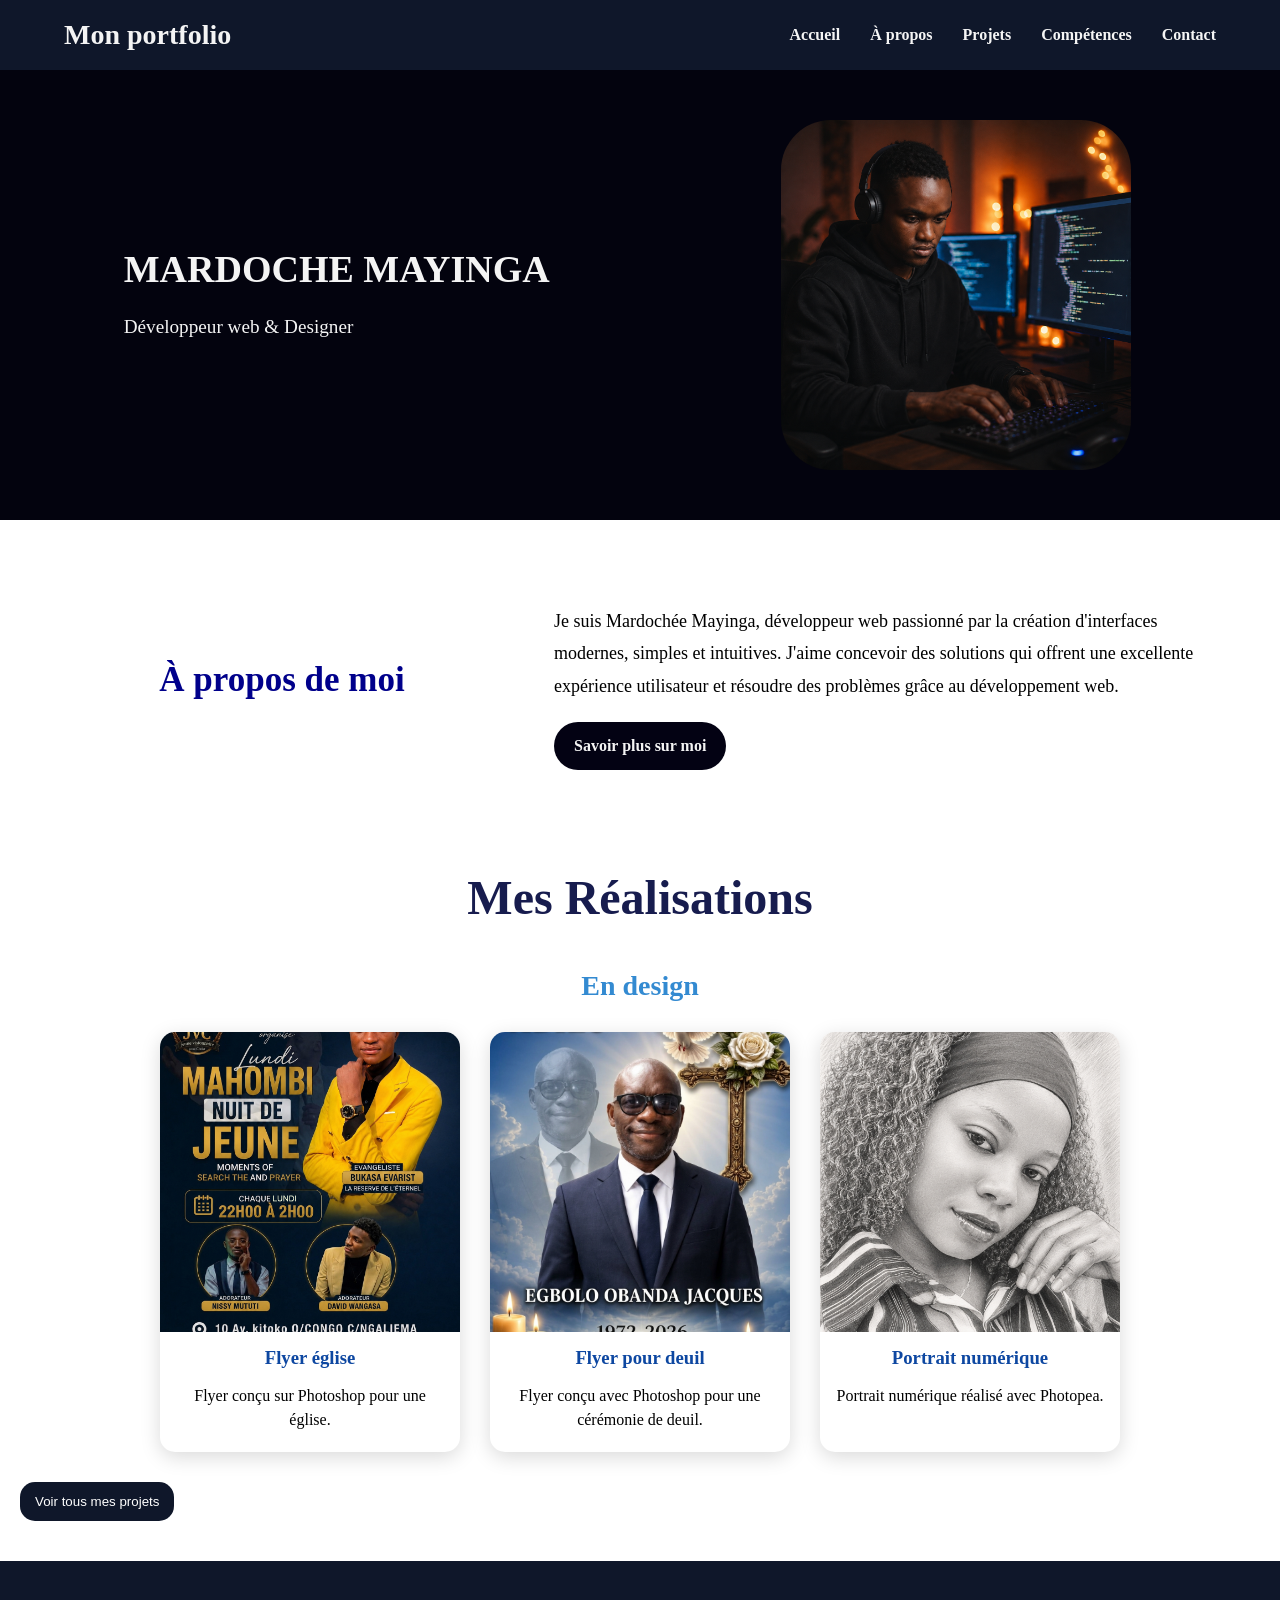
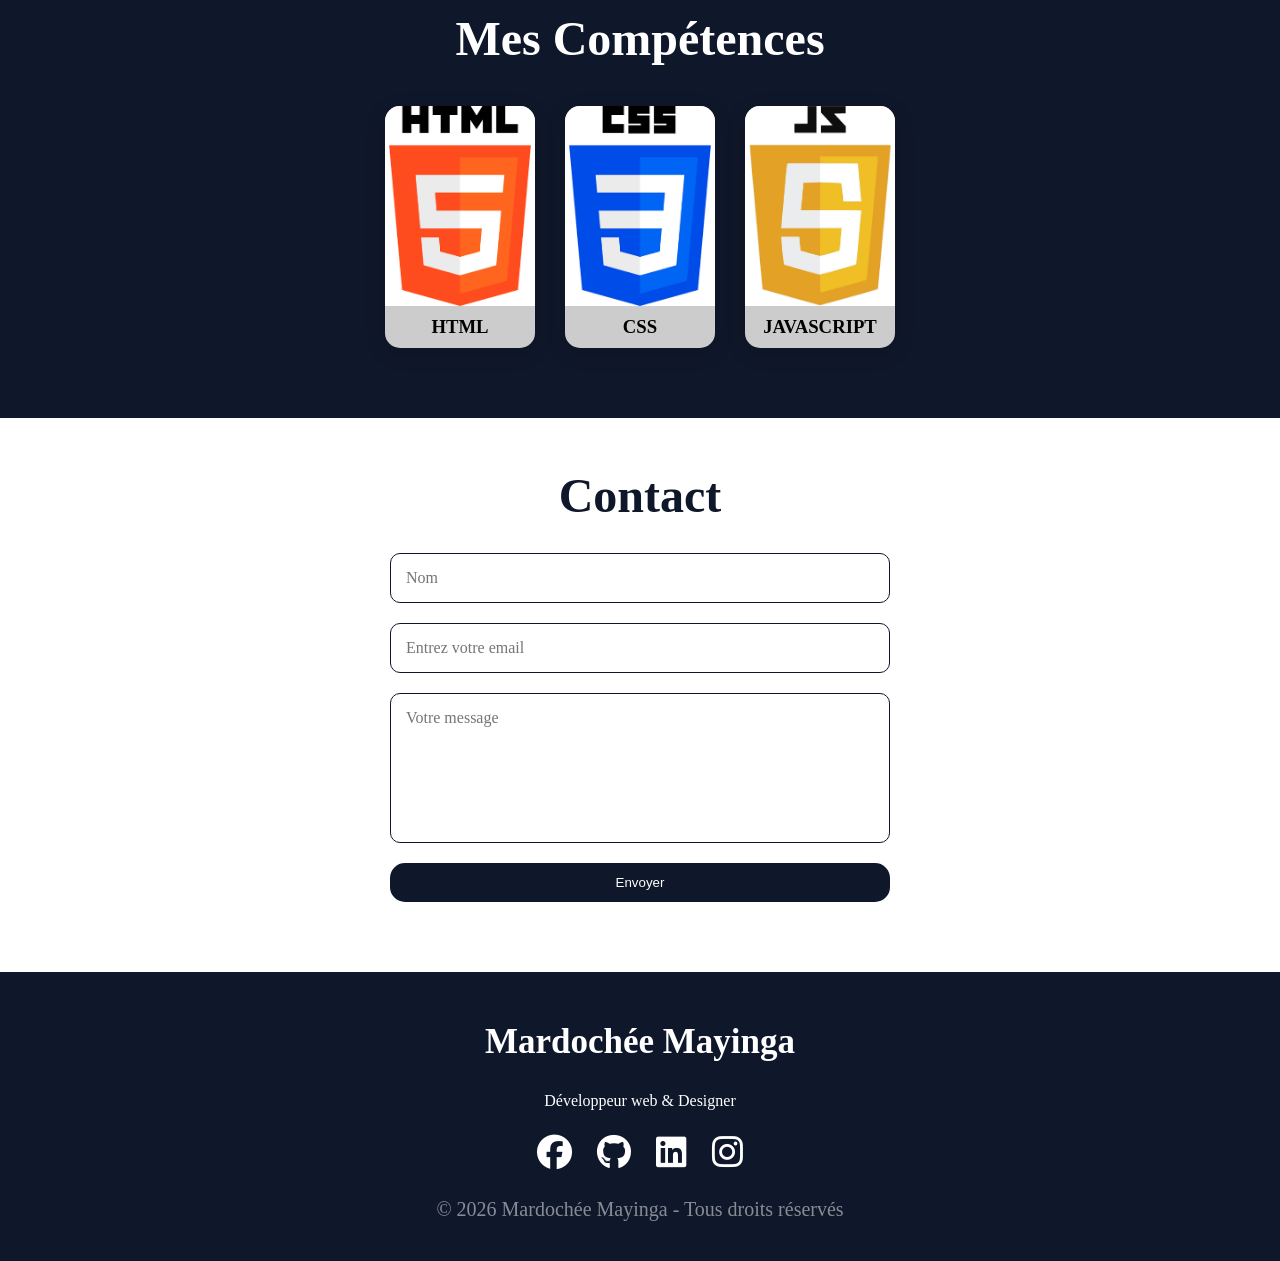
<file: index.html>
<!DOCTYPE html>
<html lang="fr">

<head>

    <meta charset="UTF-8">

    <meta name="viewport"
          content="width=device-width, initial-scale=1.0">

    <title>Mardochée Mayinga | Mon portfolio</title>

    <!-- CSS -->
    <link rel="stylesheet"href="css/style.css">

    <!-- Font Awesome -->
    <link rel="stylesheet"
          href="https://cdnjs.cloudflare.com/ajax/libs/font-awesome/6.5.2/css/all.min.css">

</head>


<body>


    <!-- =====================================================
         NAVIGATION
    ====================================================== -->

    <header>

        <nav class="navbar">

            <!-- LOGO -->

            <h2 class="logo">
                Mon portfolio
            </h2>


            <!-- BOUTON MENU MOBILE -->

            <button class="menu-toggle"
                    id="menu-toggle"
                    type="button"
                    aria-label="Ouvrir le menu">

                <i class="fas fa-bars"></i>

            </button>


            <!-- MENU -->

            <ul class="menu">

                <li>
                    <a href="#home">
                        Accueil
                    </a>
                </li>

                <li>
                    <a href="mon site personnel.html">
                        À propos
                    </a>
                </li>

                <li>
                    <a href="#projects">
                        Projets
                    </a>
                </li>

                <li>
                    <a href="#skills">
                        Compétences
                    </a>
                </li>

                <li>
                    <a href="#contact">
                        Contact
                    </a>
                </li>

            </ul>

        </nav>

    </header>



    <!-- =====================================================
         ACCUEIL
    ====================================================== -->

    <section id="home" class="hero">

        <div class="hero-text">

            <h1>
                MARDOCHE MAYINGA
            </h1>

            <p>
                Développeur web & Designer
            </p>

        </div>


        <div class="hero-img">

            <img src="image/logo.png"
                 alt="Logo de Mardochée Mayinga">

        </div>

    </section>



    <!-- =====================================================
         À PROPOS
    ====================================================== -->

    <section id="about" class="about">

        <div class="about-container">


            <div class="about-title">

                <h2>
                    À propos de moi
                </h2>

            </div>


            <div class="about-text">

                <p>

                    Je suis Mardochée Mayinga, développeur web
                    passionné par la création d'interfaces modernes,
                    simples et intuitives.

                    J'aime concevoir des solutions qui offrent
                    une excellente expérience utilisateur et
                    résoudre des problèmes grâce au développement web.

                </p>


                <a href="mon site personnel.html"
                   class="btn">

                    Savoir plus sur moi

                </a>

            </div>

        </div>

    </section>



    <!-- =====================================================
         PROJETS
    ====================================================== -->

    <section id="projects" class="sections">

        <div class="div">


            <h1>
                Mes Réalisations
            </h1>


            <h2>
                En design
            </h2>



            <!-- PROJETS VISIBLES -->

            <div class="skill-disign">


                <div class="card">

                    <img src="image/piste1.jpg"
                         alt="Flyer église">

                    <h3>
                        Flyer église
                    </h3>

                    <p>
                        Flyer conçu sur Photoshop pour une église.
                    </p>

                </div>



                <div class="card">

                    <img src="image/rip.png"
                         alt="Flyer pour deuil">

                    <h3>
                        Flyer pour deuil
                    </h3>

                    <p>
                        Flyer conçu avec Photoshop pour
                        une cérémonie de deuil.
                    </p>

                </div>



                <div class="card">

                    <img src="image/portrait 1.png"
                         alt="Portrait numérique">

                    <h3>
                        Portrait numérique
                    </h3>

                    <p>
                        Portrait numérique réalisé avec Photopea.
                    </p>

                </div>


            </div>



            <!-- PROJETS CACHÉS -->

            <div class="skill-disign projets-caches"
                 id="projetsCaches">


                <div class="card">

                    <img src="image/flyer 1.jpg"
                         alt="Flyer église">

                    <h3>
                        Flyer église
                    </h3>

                    <p>
                        Flyer conçu avec Photoshop pour une église.
                    </p>

                </div>



                <div class="card">

                    <img src="image/sanguka.png"
                         alt="Flyer église">

                    <h3>
                        Flyer église
                    </h3>

                    <p>
                        Flyer conçu avec Photoshop pour une église.
                    </p>

                </div>



                <div class="card">

                    <img src="image/flyer e.jpg"
                         alt="Flyer église">

                    <h3>
                        Flyer église
                    </h3>

                    <p>
                        Flyer conçu avec Photoshop pour une église.
                    </p>

                </div>



                <div class="card">

                    <img src="image/medi 1.jpg"
                         alt="Flyer église">

                    <h3>
                        Flyer église
                    </h3>

                    <p>
                        Flyer conçu avec Photoshop pour une église.
                    </p>

                </div>



                <div class="card">

                    <img src="image/medi  2.jpg"
                         alt="Flyer église">

                    <h3>
                        Flyer église
                    </h3>

                    <p>
                        Flyer conçu avec Photoshop pour une église.
                    </p>

                </div>



                <div class="card">

                    <img src="image/portrait2.png"
                         alt="Portrait numérique">

                    <h3>
                        Portrait numérique
                    </h3>

                    <p>
                        Portrait numérique réalisé avec Photopea.
                    </p>

                </div>


            </div>



            <!-- BOUTON -->

            <button class="btn"
                    id="btnProjets"
                    type="button">

                Voir tous mes projets

            </button>


        </div>

    </section>



    <!-- =====================================================
         COMPÉTENCES
    ====================================================== -->

    <section id="skills" class="boxed">

        <h1>
            Mes Compétences
        </h1>


        <div class="boxed-box">


            <div class="boxed-card">

                <img src="image/html.png"
                     alt="HTML">

                <h3>
                    HTML
                </h3>

            </div>



            <div class="boxed-card">

                <img src="image/css.png"
                     alt="CSS">

                <h3>
                    CSS
                </h3>

            </div>



            <div class="boxed-card">

                <img src="image/JavaScript-Logo.jpg"
                     alt="JavaScript">

                <h3>
                    JAVASCRIPT
                </h3>

            </div>


        </div>

    </section>



    <!-- =====================================================
         CONTACT
    ====================================================== -->

    <section id="contact" class="section">

        <h1>
            Contact
        </h1>


        <form action=""
              class="formulaire">


            <input type="text"
                   name="nom"
                   placeholder="Nom"
                   required>


            <input type="email"
                   name="email"
                   placeholder="Entrez votre email"
                   required>


            <textarea name="message"
                      placeholder="Votre message"
                      required></textarea>


            <button type="submit">
                Envoyer
            </button>


        </form>

    </section>



    <!-- =====================================================
         FOOTER
    ====================================================== -->

    <footer>


        <h3>
            Mardochée Mayinga
        </h3>


        <p>
            Développeur web & Designer
        </p>



        <!-- RÉSEAUX SOCIAUX -->

        <div class="social">


            <!-- Facebook -->

            <a href="https://www.facebook.com/profile.php?id=61573338947555"
               target="_blank"
               rel="noopener noreferrer"
               aria-label="Facebook">

                <i class="fa-brands fa-facebook"></i>

            </a>



            <!-- GitHub -->

            <a href="https://github.com/mayingamardochee010-cpu"
               target="_blank"
               rel="noopener noreferrer"
               aria-label="GitHub">

                <i class="fa-brands fa-github"></i>

            </a>



            <!-- LinkedIn -->

            <a href="https://www.linkedin.com/in/mardoche-mayinga/"
               target="_blank"
               rel="noopener noreferrer"
               aria-label="LinkedIn">

                <i class="fa-brands fa-linkedin"></i>

            </a>



            <!-- Instagram -->

            <a href="https://www.instagram.com/mardo_mardoche243/"
               target="_blank"
               rel="noopener noreferrer"
               aria-label="Instagram">

                <i class="fa-brands fa-instagram"></i>

            </a>


        </div>



        <p class="copyright">

            © 2026 Mardochée Mayinga -
            Tous droits réservés

        </p>


    </footer>



    <!-- =====================================================
         JAVASCRIPT
    ====================================================== -->

    <script>


        /* =================================================
           AFFICHER / CACHER LES PROJETS
        ================================================= */

        const btnProjets =
            document.getElementById("btnProjets");

        const projetsCaches =
            document.getElementById("projetsCaches");


        btnProjets.addEventListener("click", function () {

            projetsCaches.classList.toggle("active");


            if (projetsCaches.classList.contains("active")) {

                btnProjets.textContent =
                    "Voir moins";

            } else {

                btnProjets.textContent =
                    "Voir tous mes projets";

            }

        });



        /* =================================================
           MENU MOBILE
        ================================================= */

        const menuToggle =
            document.getElementById("menu-toggle");

        const menu =
            document.querySelector(".menu");


        menuToggle.addEventListener("click", function () {

            menu.classList.toggle("active");


            if (menu.classList.contains("active")) {

                /* Icône X */

                menuToggle.innerHTML =
                    '<i class="fas fa-times"></i>';

                menuToggle.setAttribute(
                    "aria-label",
                    "Fermer le menu"
                );

            } else {

                /* Icône hamburger */

                menuToggle.innerHTML =
                    '<i class="fas fa-bars"></i>';

                menuToggle.setAttribute(
                    "aria-label",
                    "Ouvrir le menu"
                );

            }

        });



        /* =================================================
           FERMER LE MENU APRÈS UN CLIC
        ================================================= */

        document
            .querySelectorAll(".menu a")
            .forEach(function (link) {

                link.addEventListener("click", function () {

                    menu.classList.remove("active");


                    menuToggle.innerHTML =
                        '<i class="fas fa-bars"></i>';


                    menuToggle.setAttribute(
                        "aria-label",
                        "Ouvrir le menu"
                    );

                });

            });


    </script>


</body>

</html>
</file>
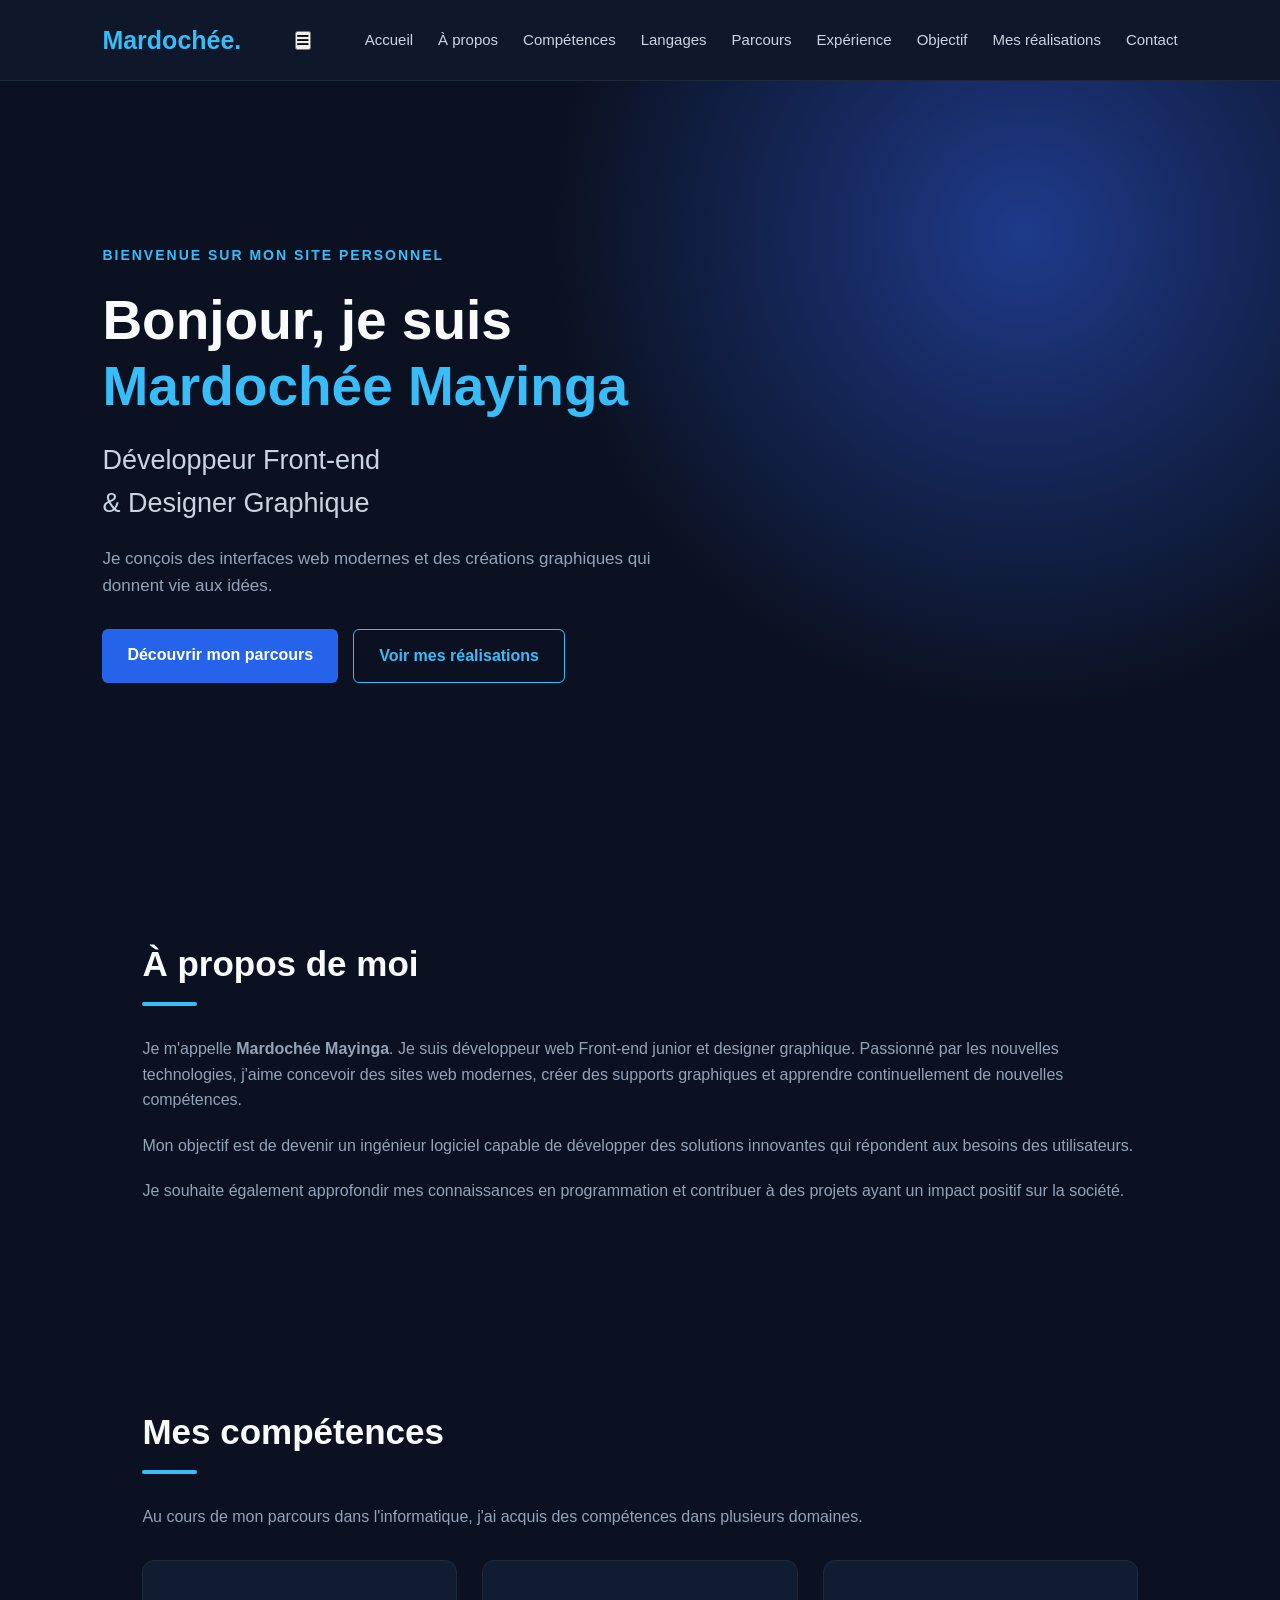
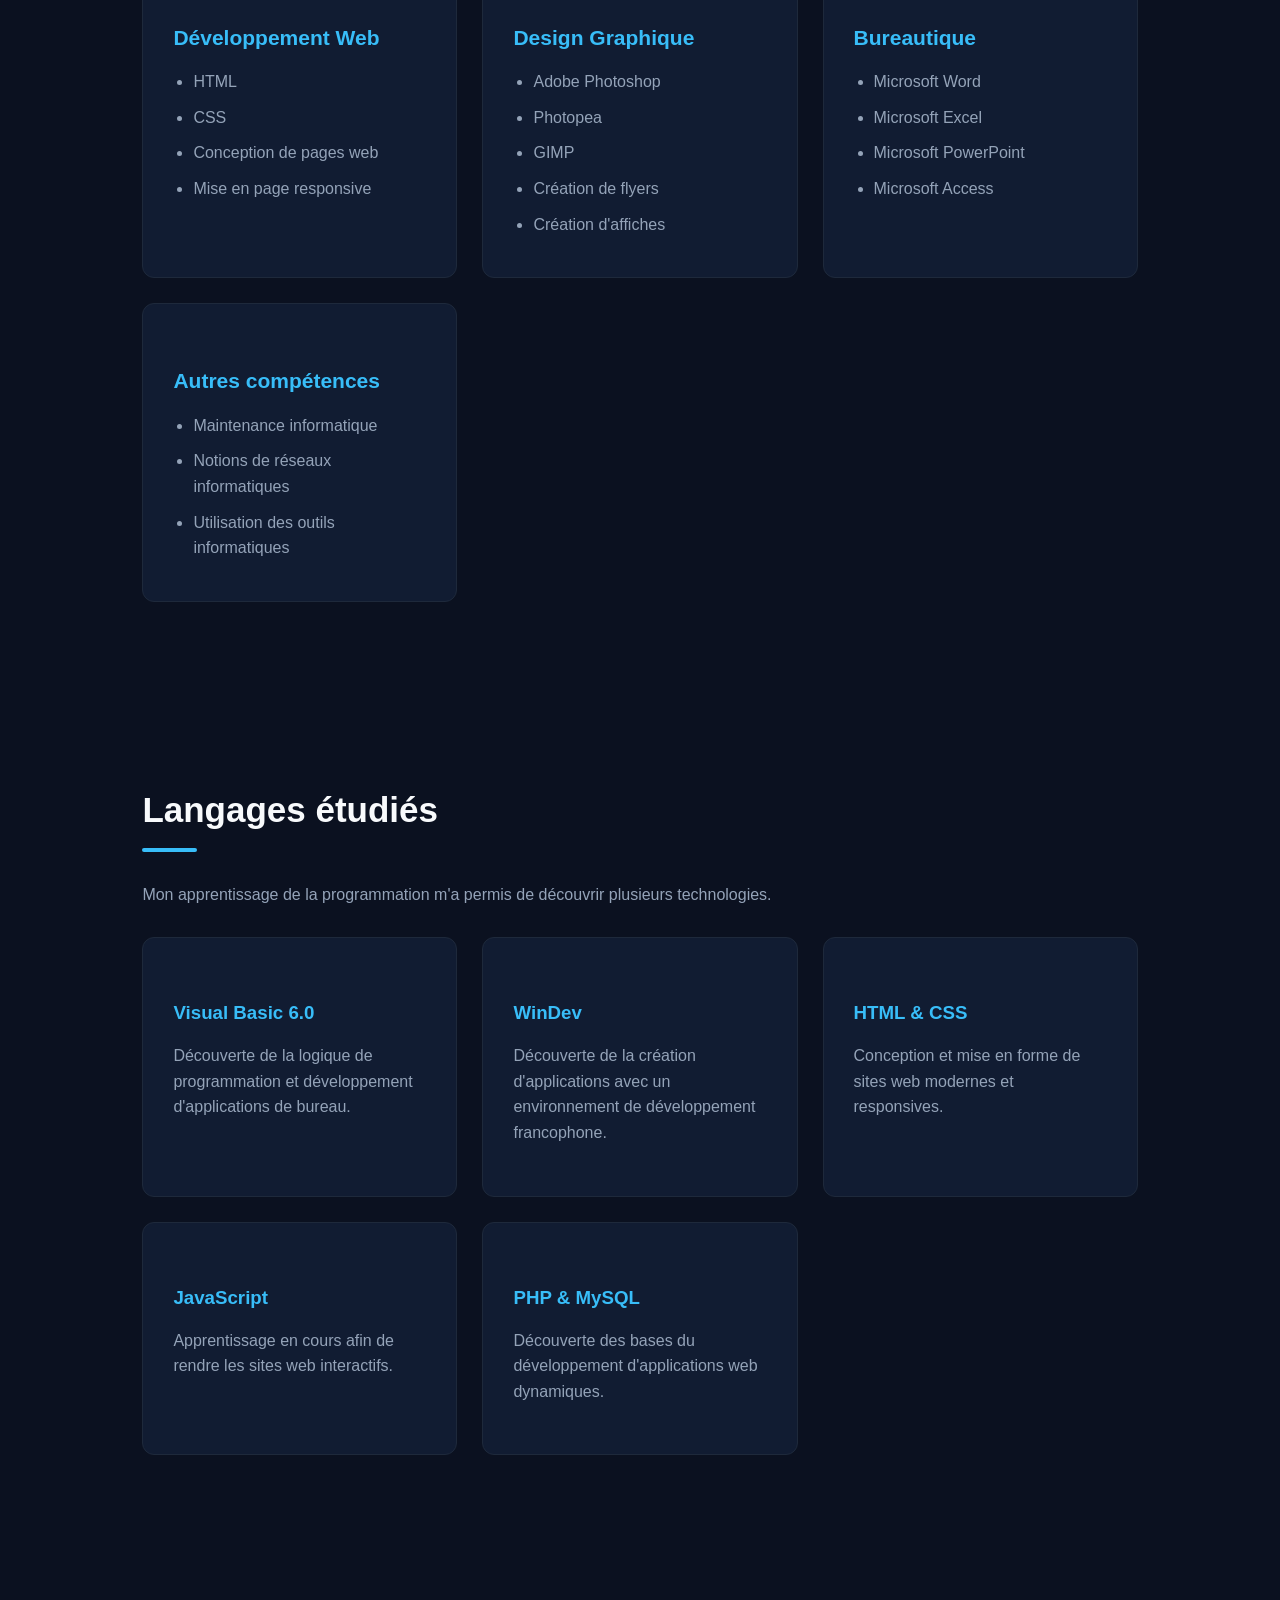
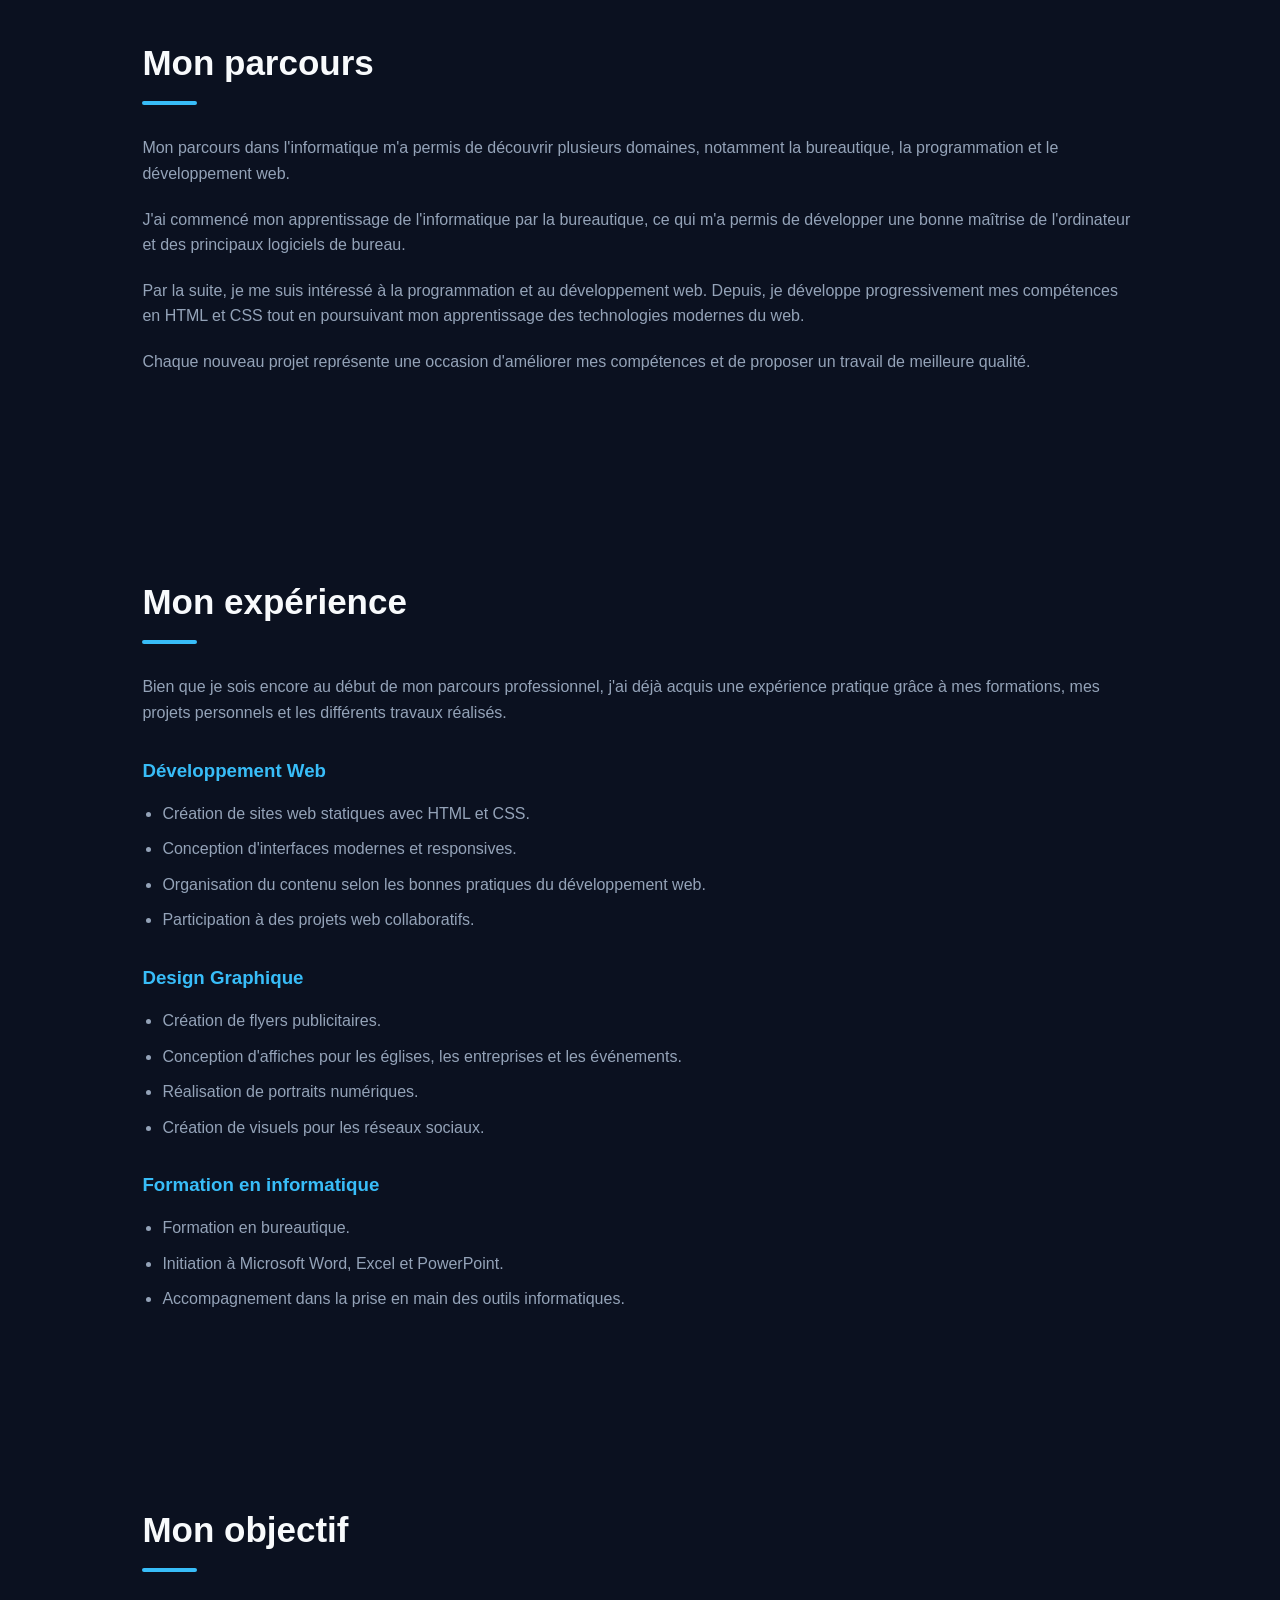
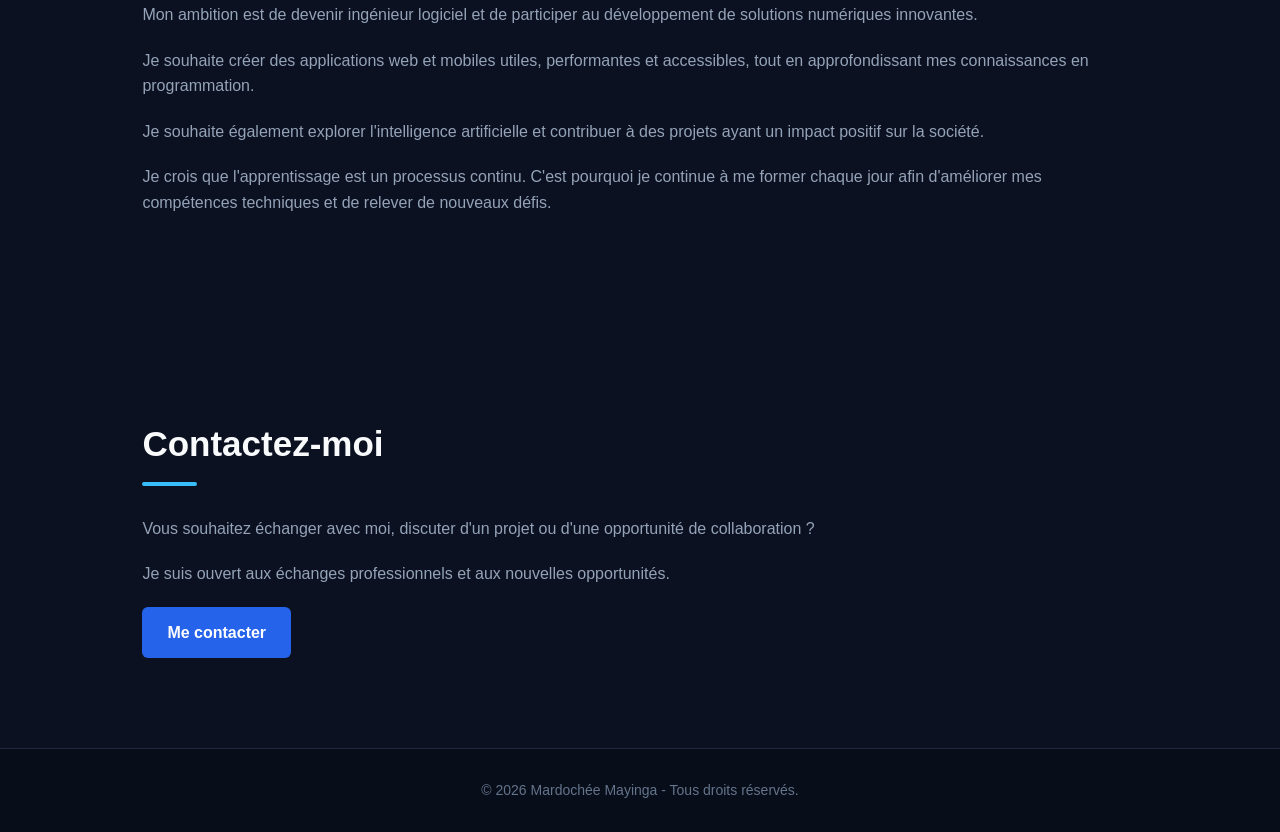
<file: mon site personnel.html>
<!DOCTYPE html>
<html lang="fr">

<head>

    <meta charset="UTF-8">

    <meta name="viewport"
          content="width=device-width, initial-scale=1.0">

    <title>Mardochée Mayinga | Site personnel</title>

    <!-- CSS -->
    <link rel="stylesheet" href="mon site personnel.css">

    <!-- Font Awesome -->
    <link rel="stylesheet"
          href="https://cdnjs.cloudflare.com/ajax/libs/font-awesome/6.5.2/css/all.min.css">

</head>

<body>


    <!-- ================= HEADER ================= -->

    <header>

        <div class="logo">
            <a href="#accueil">Mardochée.</a>
        </div>


        <!-- BOUTON MENU MOBILE -->

        <button class="menu-toggle"
                id="menu-toggle"
                aria-label="Ouvrir le menu">

            <i class="fas fa-bars"></i>

        </button>


        <!-- NAVIGATION -->

        <nav id="nav">

            <ul>

                <li>
                    <a href="#accueil">
                        Accueil
                    </a>
                </li>

                <li>
                    <a href="#apropos">
                        À propos
                    </a>
                </li>

                <li>
                    <a href="#competences">
                        Compétences
                    </a>
                </li>

                <li>
                    <a href="#langages">
                        Langages
                    </a>
                </li>

                <li>
                    <a href="#parcours">
                        Parcours
                    </a>
                </li>

                <li>
                    <a href="#experience">
                        Expérience
                    </a>
                </li>

                <li>
                    <a href="#objectif">
                        Objectif
                    </a>
                </li>

                <li>
                    <a href="index.html">
                        Mes réalisations
                    </a>
                </li>

                <li>
                    <a href="#contact">
                        Contact
                    </a>
                </li>

            </ul>

        </nav>

    </header>



    <!-- ================= CONTENU PRINCIPAL ================= -->

    <main>


        <!-- ================= ACCUEIL ================= -->

        <section id="accueil" class="hero">

            <div class="hero-content">

                <p class="intro">
                    BIENVENUE SUR MON SITE PERSONNEL
                </p>

                <h1>

                    Bonjour, je suis

                    <span>
                        Mardochée Mayinga
                    </span>

                </h1>

                <h2>
                    Développeur Front-end
                    <br>
                    & Designer Graphique
                </h2>

                <p>
                    Je conçois des interfaces web modernes
                    et des créations graphiques qui donnent
                    vie aux idées.
                </p>


                <div class="hero-buttons">

                    <a href="#apropos" class="btn">
                        Découvrir mon parcours
                    </a>

                    <a href="index.html"
                       class="btn-outline">

                        Voir mes réalisations

                    </a>

                </div>

            </div>

        </section>



        <!-- ================= A PROPOS ================= -->

        <section id="apropos" class="section">

            <h2>
                À propos de moi
            </h2>

            <p>

                Je m'appelle
                <strong>Mardochée Mayinga</strong>.

                Je suis développeur web Front-end junior
                et designer graphique.

                Passionné par les nouvelles technologies,
                j'aime concevoir des sites web modernes,
                créer des supports graphiques et apprendre
                continuellement de nouvelles compétences.

            </p>


            <p>

                Mon objectif est de devenir un ingénieur
                logiciel capable de développer des solutions
                innovantes qui répondent aux besoins
                des utilisateurs.

            </p>


            <p>

                Je souhaite également approfondir mes
                connaissances en programmation et contribuer
                à des projets ayant un impact positif
                sur la société.

            </p>

        </section>



        <!-- ================= COMPETENCES ================= -->

        <section id="competences" class="section">

            <h2>
                Mes compétences
            </h2>

            <p>

                Au cours de mon parcours dans l'informatique,
                j'ai acquis des compétences dans plusieurs
                domaines.

            </p>


            <div class="competences-container">


                <!-- DEVELOPPEMENT WEB -->

                <div class="competence-card">

                    <h3>
                        Développement Web
                    </h3>

                    <ul>

                        <li>
                            HTML
                        </li>

                        <li>
                            CSS
                        </li>

                        <li>
                            Conception de pages web
                        </li>

                        <li>
                            Mise en page responsive
                        </li>

                    </ul>

                </div>



                <!-- DESIGN GRAPHIQUE -->

                <div class="competence-card">

                    <h3>
                        Design Graphique
                    </h3>

                    <ul>

                        <li>
                            Adobe Photoshop
                        </li>

                        <li>
                            Photopea
                        </li>

                        <li>
                            GIMP
                        </li>

                        <li>
                            Création de flyers
                        </li>

                        <li>
                            Création d'affiches
                        </li>

                    </ul>

                </div>



                <!-- BUREAUTIQUE -->

                <div class="competence-card">

                    <h3>
                        Bureautique
                    </h3>

                    <ul>

                        <li>
                            Microsoft Word
                        </li>

                        <li>
                            Microsoft Excel
                        </li>

                        <li>
                            Microsoft PowerPoint
                        </li>

                        <li>
                            Microsoft Access
                        </li>

                    </ul>

                </div>



                <!-- AUTRES -->

                <div class="competence-card">

                    <h3>
                        Autres compétences
                    </h3>

                    <ul>

                        <li>
                            Maintenance informatique
                        </li>

                        <li>
                            Notions de réseaux informatiques
                        </li>

                        <li>
                            Utilisation des outils informatiques
                        </li>

                    </ul>

                </div>


            </div>

        </section>



        <!-- ================= LANGAGES ETUDIES ================= -->

        <section id="langages" class="section">

            <h2>
                Langages étudiés
            </h2>

            <p>

                Mon apprentissage de la programmation
                m'a permis de découvrir plusieurs
                technologies.

            </p>


            <div class="langages-container">


                <div class="langage-card">

                    <h3>
                        Visual Basic 6.0
                    </h3>

                    <p>

                        Découverte de la logique de programmation
                        et développement d'applications de bureau.

                    </p>

                </div>



                <div class="langage-card">

                    <h3>
                        WinDev
                    </h3>

                    <p>

                        Découverte de la création d'applications
                        avec un environnement de développement
                        francophone.

                    </p>

                </div>



                <div class="langage-card">

                    <h3>
                        HTML & CSS
                    </h3>

                    <p>

                        Conception et mise en forme de sites web
                        modernes et responsives.

                    </p>

                </div>



                <div class="langage-card">

                    <h3>
                        JavaScript
                    </h3>

                    <p>

                        Apprentissage en cours afin de rendre
                        les sites web interactifs.

                    </p>

                </div>



                <div class="langage-card">

                    <h3>
                        PHP & MySQL
                    </h3>

                    <p>

                        Découverte des bases du développement
                        d'applications web dynamiques.

                    </p>

                </div>


            </div>

        </section>



        <!-- ================= PARCOURS ================= -->

        <section id="parcours" class="section">

            <h2>
                Mon parcours
            </h2>

            <p>

                Mon parcours dans l'informatique m'a permis
                de découvrir plusieurs domaines, notamment
                la bureautique, la programmation et
                le développement web.

            </p>


            <p>

                J'ai commencé mon apprentissage de l'informatique
                par la bureautique, ce qui m'a permis de développer
                une bonne maîtrise de l'ordinateur et des principaux
                logiciels de bureau.

            </p>


            <p>

                Par la suite, je me suis intéressé à la programmation
                et au développement web.

                Depuis, je développe progressivement mes compétences
                en HTML et CSS tout en poursuivant mon apprentissage
                des technologies modernes du web.

            </p>


            <p>

                Chaque nouveau projet représente une occasion
                d'améliorer mes compétences et de proposer
                un travail de meilleure qualité.

            </p>

        </section>



        <!-- ================= EXPERIENCE ================= -->

        <section id="experience" class="section">

            <h2>
                Mon expérience
            </h2>


            <p>

                Bien que je sois encore au début de mon parcours
                professionnel, j'ai déjà acquis une expérience
                pratique grâce à mes formations, mes projets
                personnels et les différents travaux réalisés.

            </p>



            <!-- DEVELOPPEMENT WEB -->

            <h3>
                Développement Web
            </h3>

            <ul>

                <li>
                    Création de sites web statiques avec HTML et CSS.
                </li>

                <li>
                    Conception d'interfaces modernes et responsives.
                </li>

                <li>
                    Organisation du contenu selon les bonnes
                    pratiques du développement web.
                </li>

                <li>
                    Participation à des projets web collaboratifs.
                </li>

            </ul>



            <!-- DESIGN -->

            <h3>
                Design Graphique
            </h3>

            <ul>

                <li>
                    Création de flyers publicitaires.
                </li>

                <li>
                    Conception d'affiches pour les églises,
                    les entreprises et les événements.
                </li>

                <li>
                    Réalisation de portraits numériques.
                </li>

                <li>
                    Création de visuels pour les réseaux sociaux.
                </li>

            </ul>



            <!-- FORMATION -->

            <h3>
                Formation en informatique
            </h3>

            <ul>

                <li>
                    Formation en bureautique.
                </li>

                <li>
                    Initiation à Microsoft Word, Excel
                    et PowerPoint.
                </li>

                <li>
                    Accompagnement dans la prise en main
                    des outils informatiques.
                </li>

            </ul>

        </section>



        <!-- ================= OBJECTIF ================= -->

        <section id="objectif" class="section">

            <h2>
                Mon objectif
            </h2>


            <p>

                Mon ambition est de devenir ingénieur logiciel
                et de participer au développement de solutions
                numériques innovantes.

            </p>


            <p>

                Je souhaite créer des applications web et mobiles
                utiles, performantes et accessibles, tout en
                approfondissant mes connaissances en programmation.

            </p>


            <p>

                Je souhaite également explorer l'intelligence
                artificielle et contribuer à des projets ayant
                un impact positif sur la société.

            </p>


            <p>

                Je crois que l'apprentissage est un processus
                continu.

                C'est pourquoi je continue à me former chaque jour
                afin d'améliorer mes compétences techniques
                et de relever de nouveaux défis.

            </p>

        </section>



        <!-- ================= CONTACT ================= -->

        <section id="contact" class="section">

            <h2>
                Contactez-moi
            </h2>


            <p>

                Vous souhaitez échanger avec moi, discuter
                d'un projet ou d'une opportunité de collaboration ?

            </p>


            <p>

                Je suis ouvert aux échanges professionnels
                et aux nouvelles opportunités.

            </p>


            <a href="mailto:mardocheemayinga010@gmail.com"
               class="btn">

                Me contacter

            </a>

        </section>


    </main>



    <!-- ================= FOOTER ================= -->

    <footer>

        <p>

            © 2026 Mardochée Mayinga -
            Tous droits réservés.

        </p>

    </footer>



    <!-- ================= JAVASCRIPT MENU ================= -->

    <script>

        const menuToggle =
            document.getElementById("menu-toggle");

        const nav =
            document.getElementById("nav");


        menuToggle.addEventListener("click", () => {

            nav.classList.toggle("active");


            if (nav.classList.contains("active")) {

                menuToggle.innerHTML =
                    '<i class="fas fa-times"></i>';

                menuToggle.setAttribute(
                    "aria-label",
                    "Fermer le menu"
                );

            } else {

                menuToggle.innerHTML =
                    '<i class="fas fa-bars"></i>';

                menuToggle.setAttribute(
                    "aria-label",
                    "Ouvrir le menu"
                );

            }

        });


        /* Fermer le menu après un clic */

        document.querySelectorAll("nav a").forEach(link => {

            link.addEventListener("click", () => {

                nav.classList.remove("active");

                menuToggle.innerHTML =
                    '<i class="fas fa-bars"></i>';

                menuToggle.setAttribute(
                    "aria-label",
                    "Ouvrir le menu"
                );

            });

        });

    </script>


</body>

</html>
</file>
<file: css/style.css>
/* =========================================================
   RESET
========================================================= */

* {
    margin: 0;
    padding: 0;
    box-sizing: border-box;
}

html {
    scroll-behavior: smooth;
}

body {
    width: 100%;
    min-height: 100vh;
    background: #fff;
    font-family: "Times New Roman", Times, serif;
    overflow-x: hidden;
}

img {
    max-width: 100%;
    display: block;
}


/* =========================================================
   NAVIGATION
========================================================= */

header {
    width: 100%;
    background: #0f172a;
    position: sticky;
    top: 0;
    left: 0;
    z-index: 1000;
}

.navbar {
    width: 90%;
    max-width: 1200px;
    min-height: 70px;
    margin: auto;

    display: flex;
    align-items: center;
    justify-content: space-between;

    gap: 30px;
}

.logo {
    color: #f4f4f4;
    font-size: 28px;
    font-weight: bold;
    white-space: nowrap;
}

.menu {
    display: flex;
    align-items: center;
    justify-content: center;
    gap: 30px;
}

.menu li {
    list-style: none;
}

.menu a {
    display: block;

    color: whitesmoke;
    text-decoration: none;
    font-weight: bold;

    padding: 8px 0;

    transition: 0.3s;
}

.menu a:hover {
    color: rgb(14, 185, 243);
    border-bottom: 2px solid aqua;
}


/* =========================================================
   BOUTON MENU MOBILE
========================================================= */

.menu-toggle {
    display: none;

    background: transparent;
    border: none;

    color: #fff;
    font-size: 28px;

    cursor: pointer;
}


/* =========================================================
   HERO
========================================================= */

.hero {
    width: 100%;
    min-height: 50vh;

    background-color: rgb(3, 3, 14);
    color: #f4f4f4;

    display: flex;
    align-items: center;
    justify-content: space-around;

    gap: 40px;

    padding: 50px 8%;
}

.hero-text {
    width: 100%;
    max-width: 550px;
}

.hero-text h1 {
    font-size: clamp(30px, 4vw, 38px);
    line-height: 1.2;

    margin-bottom: 20px;
}

.hero-text p {
    font-size: clamp(16px, 2vw, 1.2rem);
    line-height: 1.6;
}

.hero-img {
    width: 100%;
    max-width: 400px;

    display: flex;
    align-items: center;
    justify-content: center;
}

.hero-img img {
    width: min(350px, 100%);

    aspect-ratio: 1 / 1;

    object-fit: cover;

    border-radius: 50px;
}


/* =========================================================
   À PROPOS
========================================================= */

.about {
    width: 100%;
}

.about-container {
    width: 100%;
    max-width: 1200px;

    margin: 30px auto 0;

    display: flex;
    align-items: center;
    justify-content: center;

    gap: 50px;

    padding: 40px 20px;
}

.about-title {
    width: 40%;
}

.about-title h2 {
    color: darkblue;

    font-size: clamp(28px, 4vw, 35px);

    text-align: center;
}

.about-text {
    width: 60%;
}

.about-text p {
    font-size: 18px;

    line-height: 1.8;

    margin-top: 15px;
}

.about-text .btn {
    display: inline-block;

    margin-top: 20px;

    text-decoration: none;

    background-color: rgb(3, 2, 19);
    color: #f4f4f4;

    padding: 15px 20px;

    border-radius: 50px;

    font-weight: bold;

    transition: 0.3s;
}


/* =========================================================
   BOUTONS
========================================================= */

.btn {
    display: inline-block;

    background: #0f172a;
    color: #fff;

    padding: 12px 15px;

    border: none;
    border-radius: 15px;

    cursor: pointer;

    text-decoration: none;

    transition: 0.3s;
}

.btn:hover {
    background: #f4f4f4;
    color: #0f172a;
}


/* =========================================================
   PROJETS
========================================================= */

.sections {
    width: 100%;

    margin-top: 20px;

    padding: 40px 20px;
}

.sections h1 {
    color: #171c4e;

    font-size: clamp(32px, 5vw, 48px);

    text-align: center;
}

.sections h2 {
    color: #338ad1;

    text-align: center;

    margin-top: 45px;

    font-size: clamp(24px, 4vw, 28px);
}

.skill-disign {
    width: 100%;
    max-width: 1200px;

    margin: auto;

    display: flex;

    justify-content: center;
    align-items: stretch;

    gap: 30px;

    flex-wrap: wrap;

    padding: 30px 15px;
}

.card {
    width: 300px;
    max-width: 100%;

    background: white;

    border-radius: 15px;

    overflow: hidden;

    box-shadow: 0 5px 20px rgba(0, 0, 0, 0.15);

    transition: 0.4s;

    text-align: center;
}

.card:hover {
    transform: translateY(-8px);
}

.card img {
    width: 100%;

    height: 300px;

    object-fit: cover;

    transition: 0.4s;
}

.card img:hover {
    transform: scale(1.05);
}

.card h3 {
    margin: 15px;

    color: #0d47a1;
}

.card p {
    padding: 0 15px 20px;

    line-height: 1.5;
}


/* =========================================================
   PROJETS CACHÉS
========================================================= */

.projets-caches {
    display: none;
}

.projets-caches.active {
    display: flex;
}


/* =========================================================
   COMPÉTENCES
========================================================= */

.boxed {
    width: 100%;

    padding: 50px 20px;

    background: #0f172a;
}

.boxed h1 {
    color: #fff;

    text-align: center;

    font-size: clamp(32px, 5vw, 48px);

    margin-bottom: 20px;
}

.boxed-box {
    width: 100%;
    max-width: 1100px;

    margin: auto;

    display: flex;

    justify-content: center;
    align-items: center;

    gap: 30px;

    flex-wrap: wrap;

    padding: 20px 15px;
}

.boxed-card {
    width: 150px;
    max-width: 45%;

    background: #ccc;

    border-radius: 15px;

    overflow: hidden;

    box-shadow: 0 5px 20px rgba(0, 0, 0, 0.15);

    transition: 0.4s;

    text-align: center;
}

.boxed-card:hover {
    transform: translateY(-8px);
}

.boxed-card img {
    width: 100%;

    height: 200px;

    object-fit: cover;
}

.boxed-card h3 {
    padding: 10px;
}


/* =========================================================
   CONTACT
========================================================= */

.section {
    width: 100%;

    padding: 50px 20px;
}

.section h1 {
    color: #0f172a;

    text-align: center;

    font-size: clamp(32px, 5vw, 48px);

    margin-bottom: 30px;
}

.formulaire {
    width: 100%;
    max-width: 500px;

    margin: auto;

    display: flex;
    flex-direction: column;
}

.formulaire input,
.formulaire textarea {
    width: 100%;

    padding: 15px;

    margin-bottom: 20px;

    border: 1px solid #0f172a;

    border-radius: 10px;

    font-family: inherit;

    font-size: 16px;
}

.formulaire textarea {
    height: 150px;

    resize: none;
}

.formulaire button {
    padding: 12px 5px;

    background: #0f172a;
    color: #fff;

    border: none;

    border-radius: 15px;

    cursor: pointer;

    transition: 0.3s;
}

.formulaire button:hover {
    background: #338ad1;
}


/* =========================================================
   FOOTER
========================================================= */

footer {
    width: 100%;

    background: #0f172a;
    color: #fff;

    text-align: center;

    padding: 30px 20px;

    margin-top: 20px;

    display: flex;

    flex-direction: column;

    align-items: center;
}

footer h3 {
    font-size: clamp(26px, 4vw, 35px);

    margin: 20px 10px;
}

footer p {
    margin: 10px 0;
}

.social {
    display: flex;

    justify-content: center;
    align-items: center;

    flex-wrap: wrap;

    gap: 25px;

    padding: 14px 12px;
}

.social a {
    color: white;

    font-size: 35px;

    text-decoration: none;

    transition: 0.3s;
}

.social a:hover {
    color: #338ad1;

    transform: translateY(-5px);
}

.copyright {
    font-size: 20px;

    opacity: 0.5;
}


/* =========================================================
   TABLETTES
========================================================= */

@media (max-width: 900px) {

    .navbar {
        width: 94%;
    }

    .menu {
        gap: 18px;
    }

    .menu a {
        font-size: 15px;
    }

    .hero {
        padding: 50px 5%;
    }

    .about-container {
        gap: 30px;
    }

    .card {
        width: 280px;
    }

}


/* =========================================================
   TÉLÉPHONES
========================================================= */

@media (max-width: 700px) {

    /* NAVIGATION */

    .navbar {
        width: 100%;

        min-height: 65px;

        padding: 0 20px;
    }

    .logo {
        font-size: 24px;
    }

    .menu-toggle {
        display: block;

        z-index: 1001;
    }

    .menu {
        position: absolute;

        top: 65px;
        left: 0;

        width: 100%;

        background: #0f172a;

        display: none;

        flex-direction: column;

        align-items: center;

        gap: 0;

        padding: 15px 0 20px;

        box-shadow: 0 10px 20px rgba(0, 0, 0, 0.25);
    }

    .menu.active {
        display: flex;
    }

    .menu li {
        width: 100%;

        text-align: center;
    }

    .menu a {
        width: 100%;

        padding: 14px 20px;

        font-size: 16px;
    }

    .menu a:hover {
        border-bottom: none;

        background: rgba(255, 255, 255, 0.05);
    }


    /* HERO */

    .hero {
        min-height: auto;

        flex-direction: column;

        text-align: center;

        padding: 60px 20px;
    }

    .hero-text {
        max-width: 100%;
    }

    .hero-text h1 {
        font-size: 30px;
    }

    .hero-text p {
        font-size: 17px;
    }

    .hero-img {
        max-width: 300px;

        margin-top: 20px;
    }

    .hero-img img {
        width: 260px;

        border-radius: 35px;
    }


    /* À PROPOS */

    .about-container {
        flex-direction: column;

        gap: 20px;

        padding: 40px 20px;
    }

    .about-title {
        width: 100%;
    }

    .about-text {
        width: 100%;
    }

    .about-title h2 {
        font-size: 30px;
    }

    .about-text p {
        font-size: 17px;

        line-height: 1.7;
    }


    /* PROJETS */

    .sections {
        padding: 40px 15px;
    }

    .sections h1 {
        font-size: 32px;
    }

    .sections h2 {
        margin-top: 30px;

        font-size: 25px;
    }

    .skill-disign {
        padding: 25px 5px;

        gap: 25px;
    }

    .card {
        width: 100%;

        max-width: 350px;
    }

    .card img {
        height: 300px;
    }


    /* COMPÉTENCES */

    .boxed {
        padding: 45px 15px;
    }

    .boxed h1 {
        font-size: 32px;
    }

    .boxed-box {
        gap: 20px;
    }

    .boxed-card {
        width: 140px;

        max-width: 45%;
    }

    .boxed-card img {
        height: 160px;
    }


    /* CONTACT */

    .section {
        padding: 45px 20px;
    }

    .section h1 {
        font-size: 32px;
    }

    .formulaire {
        width: 100%;
    }


    /* FOOTER */

    footer {
        padding: 30px 15px;
    }

    footer h3 {
        font-size: 28px;
    }

    .social {
        gap: 20px;
    }

    .social a {
        font-size: 30px;
    }

    .copyright {
        font-size: 16px;
    }

}


/* =========================================================
   PETITS TÉLÉPHONES
========================================================= */

@media (max-width: 400px) {

    .navbar {
        padding: 0 15px;
    }

    .logo {
        font-size: 21px;
    }

    .menu-toggle {
        font-size: 25px;
    }

    .hero {
        padding: 45px 15px;
    }

    .hero-text h1 {
        font-size: 27px;
    }

    .hero-img img {
        width: 220px;
    }

    .card img {
        height: 260px;
    }

    .boxed-card {
        width: 130px;
    }

    .boxed-card img {
        height: 140px;
    }

    .social {
        gap: 16px;
    }

}
</file>
<file: mon site personnel.css>
/* ================================
   1. REINITIALISATION
================================ */

* {
    margin: 0;
    padding: 0;
    box-sizing: border-box;
}

html {
    scroll-behavior: smooth;
}

body {
    font-family: Arial, sans-serif;
    background-color: #0b1120;
    color: #e2e8f0;
    line-height: 1.6;
}


/* ================================
   2. EN-TETE
================================ */

header {
    width: 100%;
    padding: 20px 8%;

    display: flex;
    justify-content: space-between;
    align-items: center;

    background-color: #0f172a;

    border-bottom: 1px solid #1e293b;
}


/* Logo */

.logo a {
    text-decoration: none;
    color: #38bdf8;

    font-size: 25px;
    font-weight: bold;
}


/* Menu */

nav ul {
    list-style: none;

    display: flex;
    gap: 25px;
}

nav ul li a {
    text-decoration: none;
    color: #cbd5e1;

    font-size: 15px;

    transition: 0.3s;
}

nav ul li a:hover {
    color: #38bdf8;
}


/* ================================
   3. SECTION ACCUEIL
================================ */

.hero {
    min-height: 85vh;

    display: flex;
    align-items: center;

    padding: 80px 8%;

    background:
        radial-gradient(
            circle at 80% 20%,
            #1e3a8a 0%,
            #0b1120 40%
        );
}

.hero-content {
    max-width: 750px;
}


/* Petit texte */

.intro {
    color: #38bdf8;

    font-size: 14px;
    font-weight: bold;

    letter-spacing: 2px;

    margin-bottom: 20px;
}


/* Grand titre */

.hero h1 {
    font-size: 55px;
    line-height: 1.2;

    color: #f8fafc;

    margin-bottom: 20px;
}

.hero h1 span {
    display: block;
    color: #38bdf8;
}


/* Sous-titre */

.hero h2 {
    font-size: 27px;
    font-weight: normal;

    color: #cbd5e1;

    margin-bottom: 20px;
}


/* Description */

.hero-content > p:not(.intro) {
    max-width: 600px;

    color: #94a3b8;

    font-size: 17px;

    margin-bottom: 30px;
}


/* ================================
   4. BOUTONS
================================ */

.hero-buttons {
    display: flex;
    gap: 15px;
    flex-wrap: wrap;
}

.btn,
.btn-outline {
    display: inline-block;

    padding: 13px 25px;

    border-radius: 6px;

    text-decoration: none;

    font-weight: bold;

    transition: 0.3s;
}


/* Bouton principal */

.btn {
    background-color: #2563eb;
    color: white;
}

.btn:hover {
    background-color: #1d4ed8;
    transform: translateY(-3px);
}


/* Bouton secondaire */

.btn-outline {
    border: 1px solid #38bdf8;

    color: #38bdf8;
}

.btn-outline:hover {
    background-color: #38bdf8;
    color: #0b1120;
}


/* ================================
   5. SECTIONS
================================ */

.section {
    padding: 90px 8%;

    max-width: 1200px;
    margin: auto;
}

.section h2 {
    font-size: 35px;

    color: #f8fafc;

    margin-bottom: 30px;

    position: relative;
}


/* Petite ligne sous les titres */

.section h2::after {
    content: "";

    display: block;

    width: 55px;
    height: 4px;

    background-color: #38bdf8;

    margin-top: 10px;

    border-radius: 5px;
}

.section p {
    color: #94a3b8;

    font-size: 16px;

    margin-bottom: 20px;
}


/* ================================
   6. COMPETENCES
================================ */

.competences-container {
    display: grid;

    grid-template-columns: repeat(3, 1fr);

    gap: 25px;

    margin-top: 30px;
}

.competence-card {
    background-color: #111c32;

    border: 1px solid #1e293b;

    padding: 30px;

    border-radius: 12px;

    transition: 0.3s;
}

.competence-card:hover {
    border-color: #38bdf8;

    transform: translateY(-5px);
}

.competence-card h3 {
    color: #38bdf8;

    font-size: 21px;

    margin-bottom: 15px;
}

.competence-card p {
    color: #94a3b8;
}


/* ================================
   7. PIED DE PAGE
================================ */

footer {
    text-align: center;

    padding: 30px 8%;

    background-color: #070d19;

    border-top: 1px solid #1e293b;
}

footer p {
    color: #64748b;

    font-size: 14px;
}

/* ================================
   LANGAGES ETUDIES
================================ */

.langages-container {
    display: grid;

    grid-template-columns: repeat(3, 1fr);

    gap: 25px;

    margin-top: 30px;
}

.langage-card {
    background-color: #111c32;

    border: 1px solid #1e293b;

    padding: 30px;

    border-radius: 12px;

    transition: 0.3s;
}

.langage-card:hover {
    border-color: #38bdf8;

    transform: translateY(-5px);
}

.langage-card h3 {
    color: #38bdf8;

    margin-bottom: 15px;
}

.langage-card p {
    color: #94a3b8;
}


/* ================================
   LISTES
================================ */

.competence-card ul,
.section > ul {
    padding-left: 20px;

    color: #94a3b8;
}

.competence-card li,
.section > ul li {
    margin-bottom: 10px;
}


/* ================================
   TITRES EXPERIENCE
================================ */

.section h3 {
    color: #38bdf8;

    margin-top: 30px;

    margin-bottom: 15px;
}


/* ================================
   RESPONSIVE
================================ */

@media (max-width: 900px) {

    .langages-container {
        grid-template-columns: repeat(2, 1fr);
    }

}

@media (max-width: 600px) {

    .langages-container {
        grid-template-columns: 1fr;
    }

}


/* ================================
   8. RESPONSIVE
================================ */

@media (max-width: 900px) {

    header {
        padding: 20px 5%;
    }

    nav ul {
        gap: 15px;
    }

    .hero {
        padding: 70px 5%;
    }

    .hero h1 {
        font-size: 43px;
    }

    .section {
        padding: 70px 5%;
    }

    .competences-container {
        grid-template-columns: repeat(2, 1fr);
    }

}


@media (max-width: 600px) {

    header {
        flex-direction: column;
        gap: 20px;
    }

    nav ul {
        flex-wrap: wrap;
        justify-content: center;
        gap: 12px;
    }

    .hero {
        min-height: auto;
        padding: 70px 5%;
    }

    .hero h1 {
        font-size: 35px;
    }

    .hero h2 {
        font-size: 22px;
    }

    .hero-content > p:not(.intro) {
        font-size: 15px;
    }

    .section h2 {
        font-size: 29px;
    }

    .competences-container {
        grid-template-columns: 1fr;
    }

    .hero-buttons {
        flex-direction: column;
        align-items: stretch;
    }

    .btn,
    .btn-outline {
        text-align: center;
    }

}
</file>
